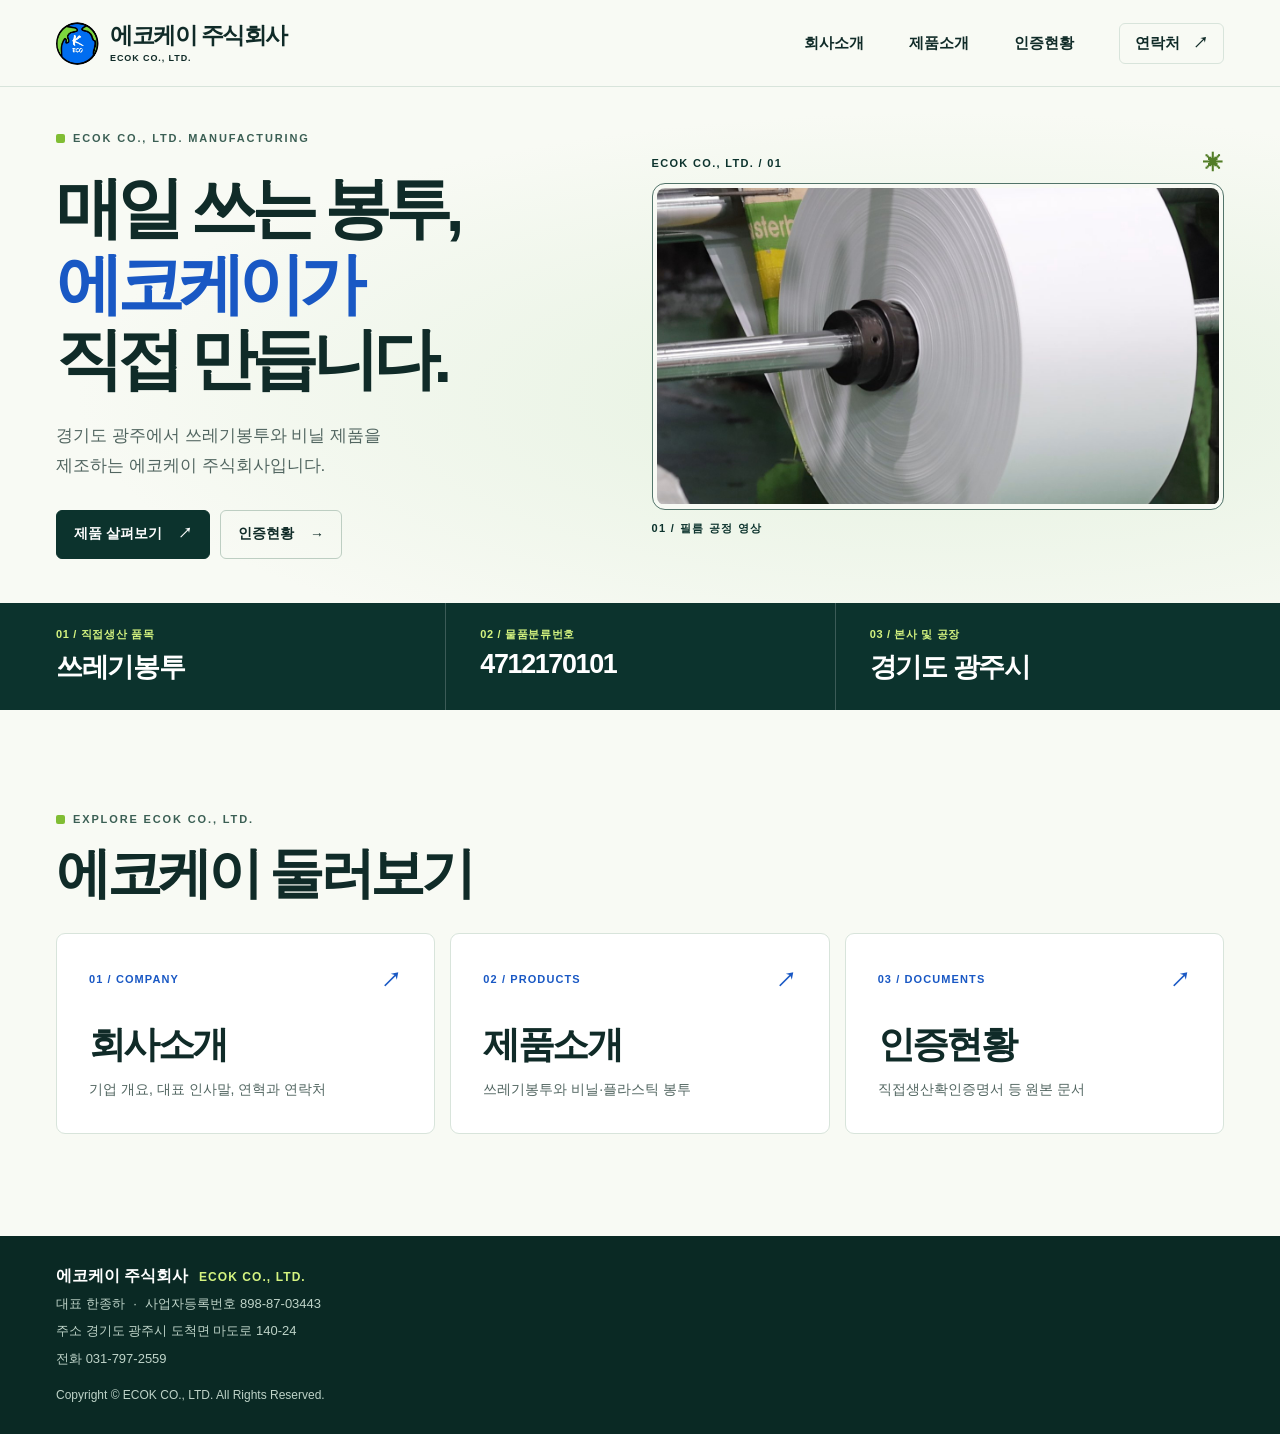
<file: index.html>
<!doctype html>
<html lang="ko">
<head>
  <meta charset="utf-8">
  <meta name="viewport" content="width=device-width, initial-scale=1">
  <meta name="description" content="경기도 광주시에서 쓰레기봉투와 비닐 제품을 제조하는 에코케이 주식회사입니다.">
  <title>에코케이 주식회사 ECOK CO., LTD. | 쓰레기봉투 직접생산</title>
  <link rel="icon" href="assets/ecokay-logo.jpg">
  <link rel="stylesheet" href="style.css">
  <script src="site.js" defer></script>
</head>
<body>
  <a class="skip" href="#main">본문으로 건너뛰기</a>
  <header class="header" id="top">
    <div class="wrap header-inner">
      <a class="brand" href="index.html" aria-label="에코케이 주식회사 홈"><img src="assets/ecokay-logo.jpg" width="43" height="43" alt=""><span><strong>에코케이 주식회사</strong><small>ECOK CO., LTD.</small></span></a>
      <button type="button" class="menu" aria-expanded="false" aria-controls="navigation">메뉴 <span aria-hidden="true">☰</span></button>
      <nav id="navigation" aria-label="주 메뉴">
        <a href="company.html">회사소개</a><a href="products.html">제품소개</a><a href="certificates.html">인증현황</a><a class="nav-contact" href="company.html#contact">연락처 <span aria-hidden="true">↗</span></a>
      </nav>
    </div>
  </header>
  <main id="main">
    <section class="hero" aria-labelledby="intro">
      <div class="wrap hero-grid">
        <div class="hero-copy">
          <p class="eyebrow"><i></i> ECOK CO., LTD. MANUFACTURING</p>
          <h1 id="intro">매일 쓰는 봉투,<br><em>에코케이가</em><br>직접 만듭니다.</h1>
          <p class="hero-text">경기도 광주에서 쓰레기봉투와 비닐 제품을<br class="desktop"> 제조하는 에코케이 주식회사입니다.</p>
          <div class="actions"><a class="button primary" href="products.html">제품 살펴보기 <span aria-hidden="true">↗</span></a><a class="button secondary" href="certificates.html">인증현황 <span aria-hidden="true">→</span></a></div>
        </div>
        <figure class="hero-visual">
          <div class="visual-top"><span>ECOK CO., LTD. / 01</span><span aria-hidden="true">✳</span></div>
          <div class="video-frame">
            <video class="hero-video" src="assets/production-loop.mp4" poster="assets/production-loop.jpg" muted loop playsinline preload="metadata" aria-label="필름 롤이 회전하는 영상"></video>
          </div>
          <figcaption>01 / 필름 공정 영상</figcaption>
        </figure>
      </div>
    </section>
    <div class="facts">
      <div class="wrap facts-grid">
        <div><span>01 / 직접생산 품목</span><strong>쓰레기봉투</strong></div>
        <div><span>02 / 물품분류번호</span><strong class="digits">4712170101</strong></div>
        <div><span>03 / 본사 및 공장</span><strong>경기도 광주시</strong></div>
      </div>
    </div>

    <section class="wrap section home-links" aria-labelledby="discover">
      <p class="eyebrow"><i></i> EXPLORE ECOK CO., LTD.</p>
      <h2 id="discover">에코케이 둘러보기</h2>
      <div class="entry-grid">
        <a class="entry-card" href="company.html"><span class="entry-meta">01 / COMPANY <b aria-hidden="true">↗</b></span><h3>회사소개</h3><p>기업 개요, 대표 인사말, 연혁과 연락처</p></a>
        <a class="entry-card" href="products.html"><span class="entry-meta">02 / PRODUCTS <b aria-hidden="true">↗</b></span><h3>제품소개</h3><p>쓰레기봉투와 비닐·플라스틱 봉투</p></a>
        <a class="entry-card" href="certificates.html"><span class="entry-meta">03 / DOCUMENTS <b aria-hidden="true">↗</b></span><h3>인증현황</h3><p>직접생산확인증명서 등 원본 문서</p></a>
      </div>
    </section>
  </main>
  <footer>
    <div class="wrap footer-inner">
      <strong>에코케이 주식회사 <span class="footer-brand">ECOK CO., LTD.</span></strong>
      <p>대표 한종하 <span>·</span> 사업자등록번호 898-87-03443</p>
      <p>주소 경기도 광주시 도척면 마도로 140-24</p>
      <p>전화 <a href="tel:0317972559">031-797-2559</a></p>
      <p class="footer-copyright">Copyright © ECOK CO., LTD. All Rights Reserved.</p>
    </div>
  </footer>
  <a class="back-to-top" href="#top">맨 위로 <span aria-hidden="true">↑</span></a>
</body>
</html>
</file>
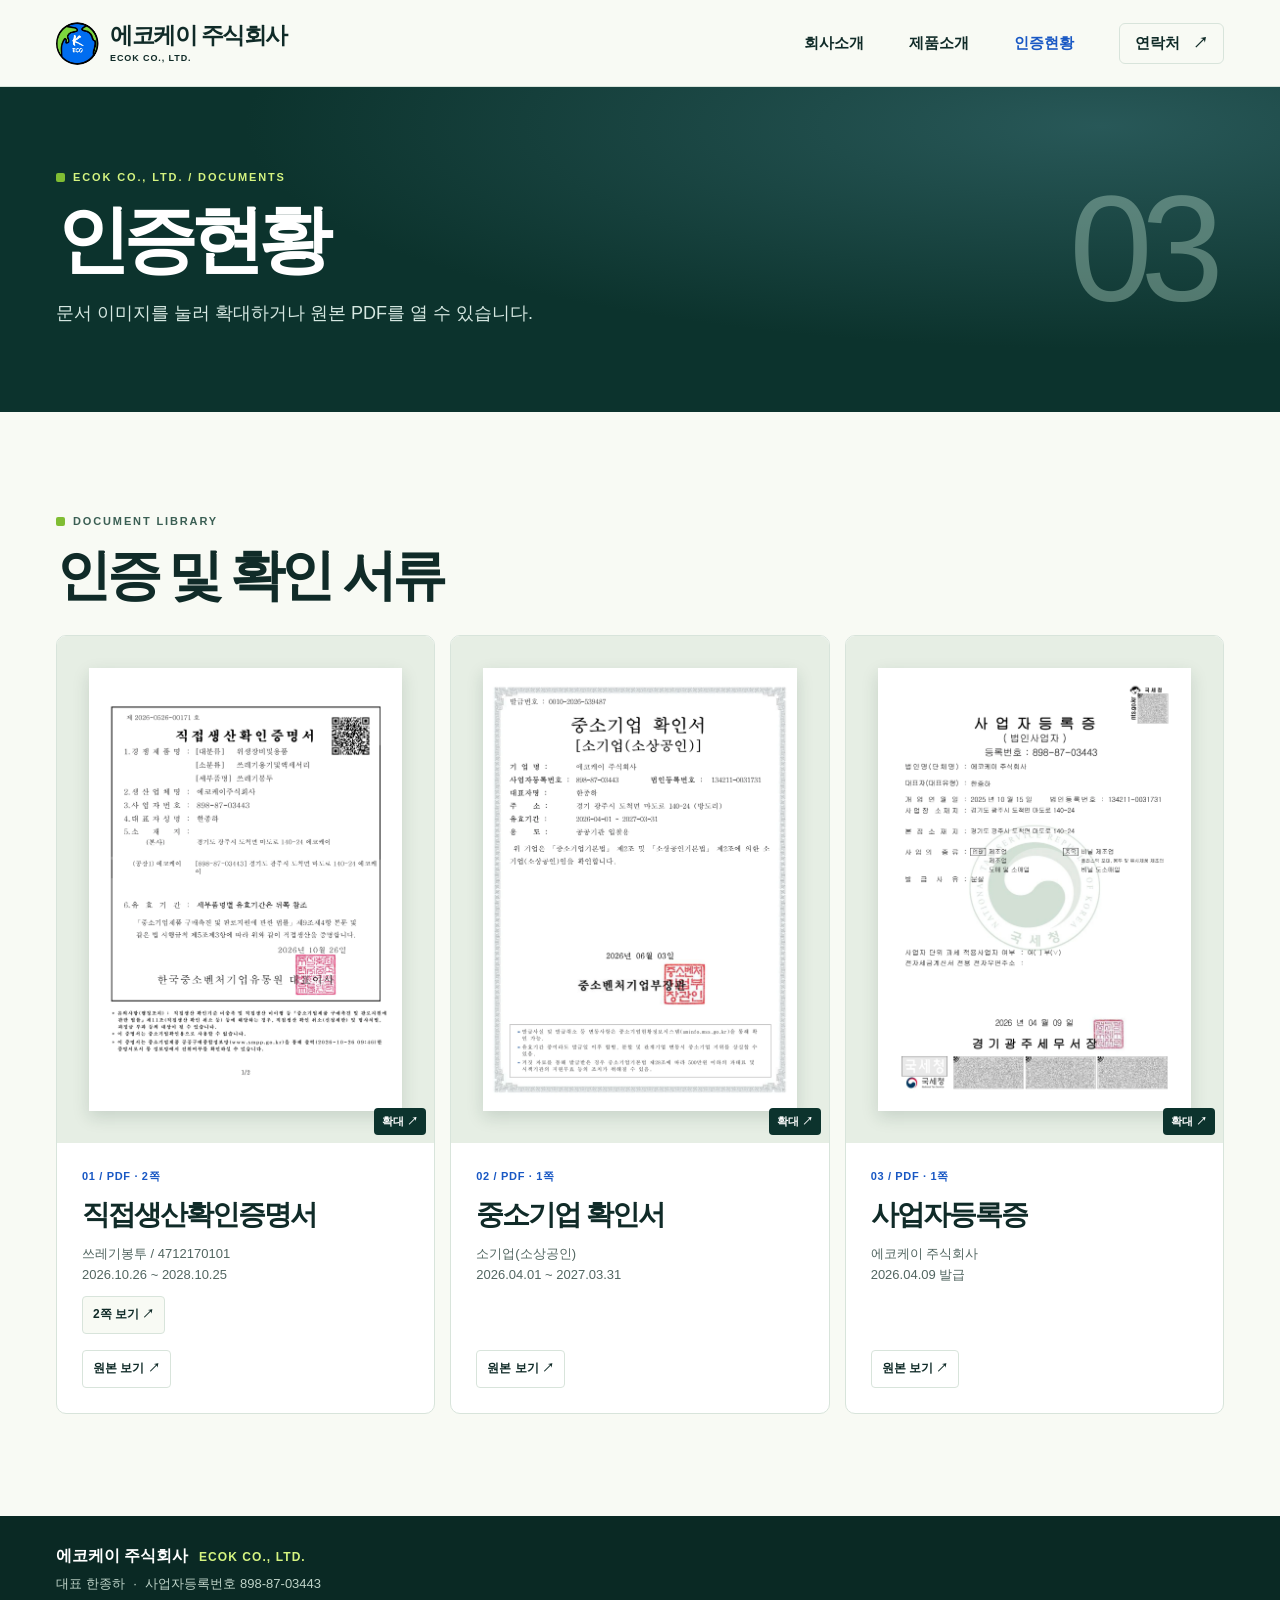
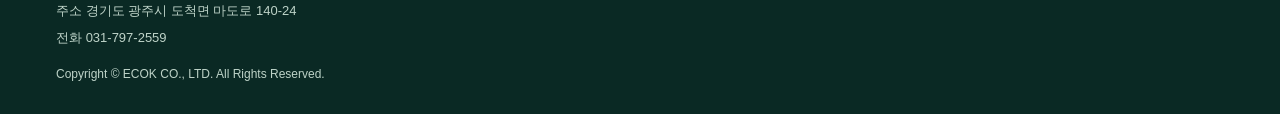
<file: certificates.html>
<!doctype html>
<html lang="ko">
<head>
  <meta charset="utf-8">
  <meta name="viewport" content="width=device-width, initial-scale=1">
  <meta name="description" content="직접생산확인증명서, 중소기업 확인서, 사업자등록증 원본을 확인하세요.">
  <title>인증현황 | 에코케이 ECOK CO., LTD.</title>
  <link rel="icon" href="assets/ecokay-logo.jpg">
  <link rel="stylesheet" href="style.css">
  <script src="site.js" defer></script>
</head>
<body>
  <a class="skip" href="#main">본문으로 건너뛰기</a>
  <header class="header" id="top">
    <div class="wrap header-inner">
      <a class="brand" href="index.html" aria-label="에코케이 주식회사 홈"><img src="assets/ecokay-logo.jpg" width="43" height="43" alt=""><span><strong>에코케이 주식회사</strong><small>ECOK CO., LTD.</small></span></a>
      <button type="button" class="menu" aria-expanded="false" aria-controls="navigation">메뉴 <span aria-hidden="true">☰</span></button>
      <nav id="navigation" aria-label="주 메뉴">
        <a href="company.html">회사소개</a><a href="products.html">제품소개</a><a href="certificates.html" aria-current="page">인증현황</a><a class="nav-contact" href="company.html#contact">연락처 <span aria-hidden="true">↗</span></a>
      </nav>
    </div>
  </header>
  <main id="main">

    <section class="subhero" aria-labelledby="page-title">
      <div class="wrap subhero-inner">
        <div>
          <p class="eyebrow"><i></i> ECOK CO., LTD. / DOCUMENTS</p>
          <h1 id="page-title">인증현황</h1>
          <p>문서 이미지를 눌러 확대하거나 원본 PDF를 열 수 있습니다.</p>
        </div>
        <span class="subhero-index" aria-hidden="true">03</span>
      </div>
    </section>
    <section class="wrap section certificate-section" aria-labelledby="document-list">
      <p class="eyebrow"><i></i> DOCUMENT LIBRARY</p>
      <h2 id="document-list">인증 및 확인 서류</h2>
      <div class="document-grid">
        <article class="document-card" id="direct-production">
          <a href="assets/documents/direct-production-1.webp" class="document-preview" aria-label="직접생산확인증명서 1쪽 확대"><img src="assets/documents/direct-production-1.webp" width="1280" height="1811" alt=""><span class="preview-badge" aria-hidden="true">확대 ↗</span></a>
          <div class="document-info">
            <p class="document-number">01 / PDF · 2쪽</p>
            <h3>직접생산확인증명서</h3>
            <p>쓰레기봉투 / 4712170101<br>2026.10.26 ~ 2028.10.25</p>
            <a href="assets/documents/direct-production-2.webp" class="document-preview document-preview-extra" aria-label="직접생산확인증명서 2쪽 확대">2쪽 보기 ↗</a>
            <div class="document-actions">
              <a href="assets/documents/direct-production.pdf" target="_blank" rel="noopener noreferrer">원본 보기 ↗<span class="sr-only"> (새 탭)</span></a>
            </div>
          </div>
        </article>
        <article class="document-card" id="small-business">
          <a href="assets/documents/small-business-1.webp" class="document-preview" aria-label="중소기업 확인서 1쪽 확대"><img src="assets/documents/small-business-1.webp" width="1280" height="1811" alt=""><span class="preview-badge" aria-hidden="true">확대 ↗</span></a>
          <div class="document-info">
            <p class="document-number">02 / PDF · 1쪽</p>
            <h3>중소기업 확인서</h3>
            <p>소기업(소상공인)<br>2026.04.01 ~ 2027.03.31</p>
            
            <div class="document-actions">
              <a href="assets/documents/small-business.pdf" target="_blank" rel="noopener noreferrer">원본 보기 ↗<span class="sr-only"> (새 탭)</span></a>
            </div>
          </div>
        </article>
        <article class="document-card" id="business-registration">
          <a href="assets/documents/business-registration-1.webp" class="document-preview" aria-label="사업자등록증 1쪽 확대"><img src="assets/documents/business-registration-1.webp" width="1280" height="1811" alt=""><span class="preview-badge" aria-hidden="true">확대 ↗</span></a>
          <div class="document-info">
            <p class="document-number">03 / PDF · 1쪽</p>
            <h3>사업자등록증</h3>
            <p>에코케이 주식회사<br>2026.04.09 발급</p>
            
            <div class="document-actions">
              <a href="assets/documents/business-registration.pdf" target="_blank" rel="noopener noreferrer">원본 보기 ↗<span class="sr-only"> (새 탭)</span></a>
            </div>
          </div>
        </article>
      </div>
    </section>
    <dialog class="document-dialog" aria-labelledby="document-title">
      <div class="dialog-bar"><h2 id="document-title"></h2><form method="dialog"><button type="submit" aria-label="문서 미리보기 닫기" autofocus>닫기 ×</button></form></div>
      <div class="dialog-scroll"><img alt=""></div>
    </dialog>
  </main>
  <footer>
    <div class="wrap footer-inner">
      <strong>에코케이 주식회사 <span class="footer-brand">ECOK CO., LTD.</span></strong>
      <p>대표 한종하 <span>·</span> 사업자등록번호 898-87-03443</p>
      <p>주소 경기도 광주시 도척면 마도로 140-24</p>
      <p>전화 <a href="tel:0317972559">031-797-2559</a></p>
      <p class="footer-copyright">Copyright © ECOK CO., LTD. All Rights Reserved.</p>
    </div>
  </footer>
  <a class="back-to-top" href="#top">맨 위로 <span aria-hidden="true">↑</span></a>
</body>
</html>
</file>
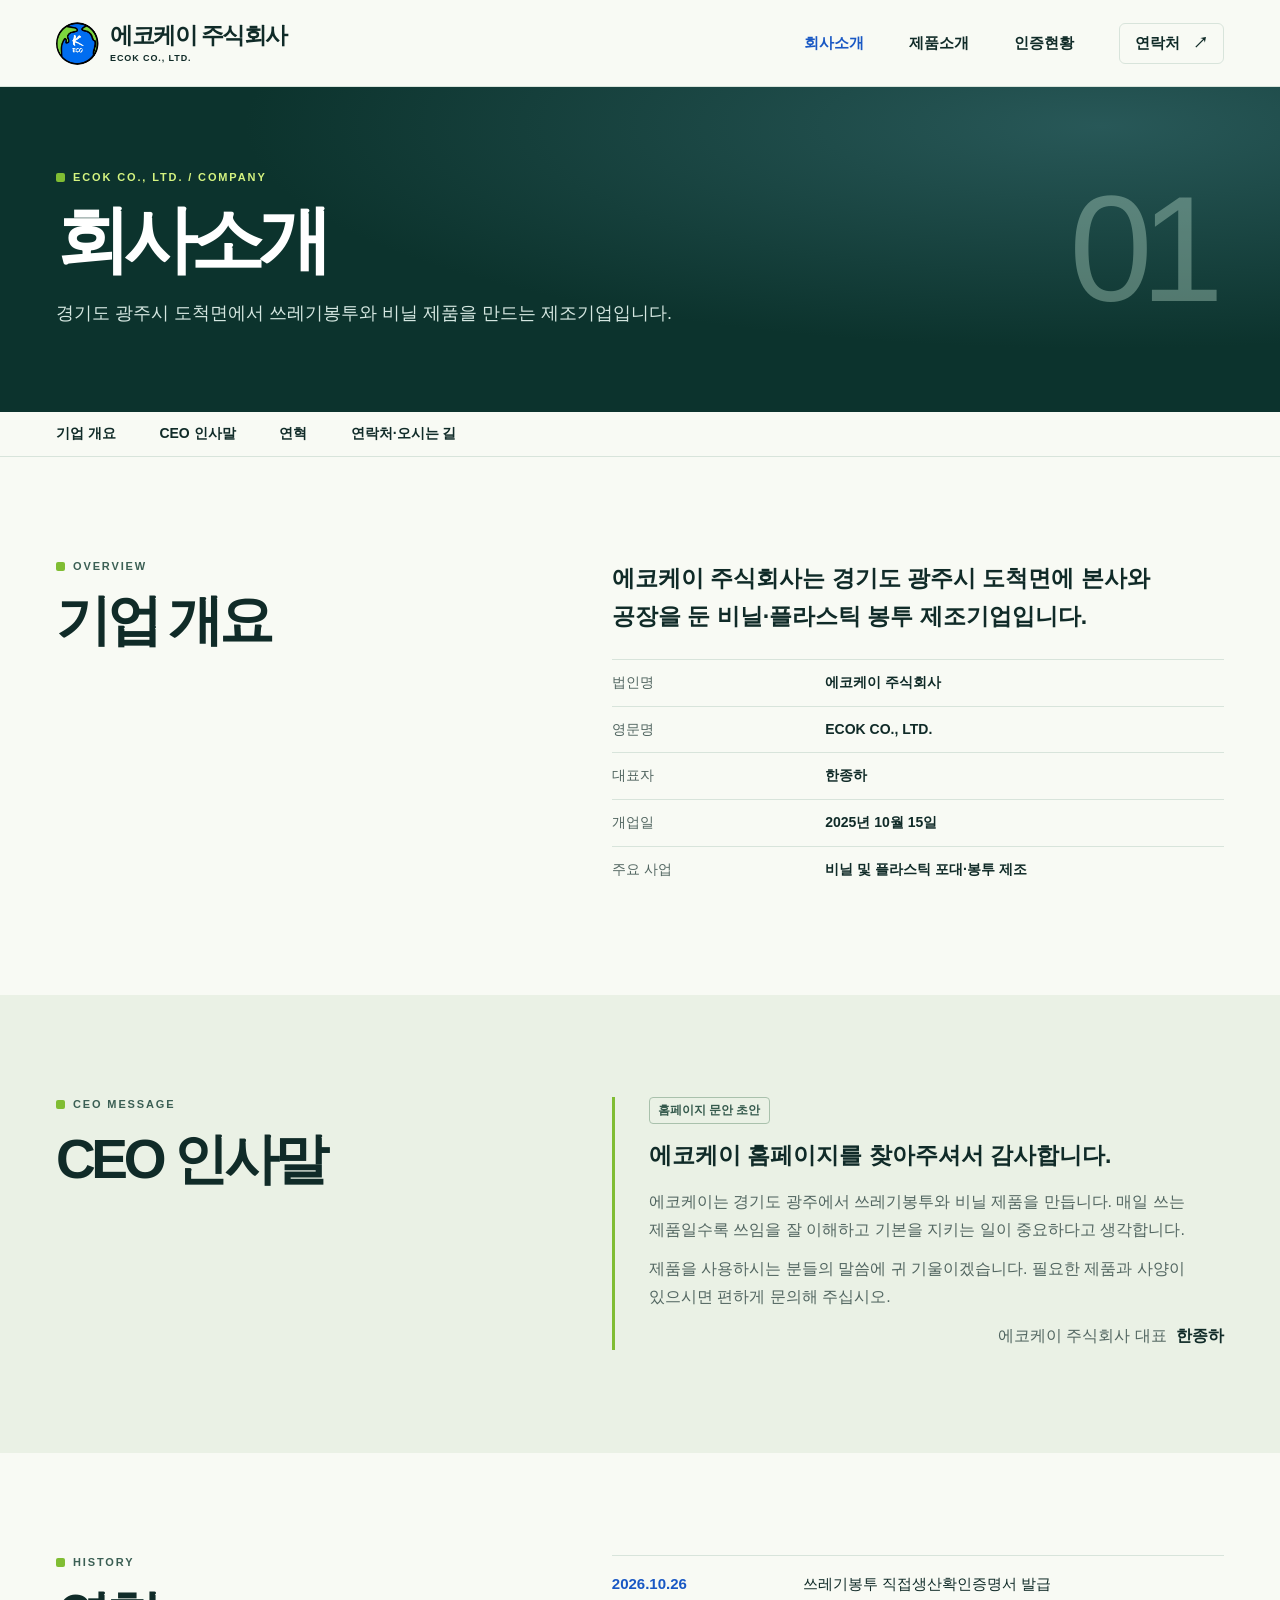
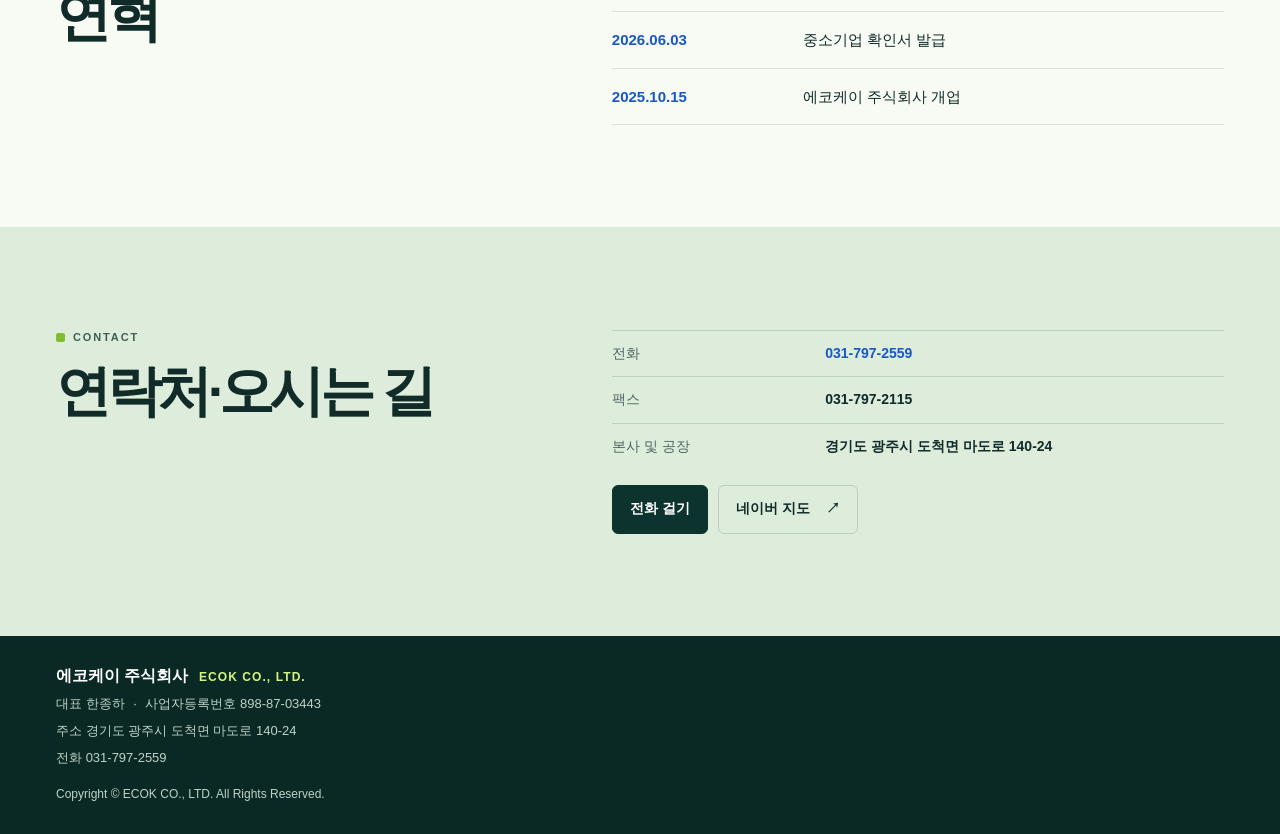
<file: company.html>
<!doctype html>
<html lang="ko">
<head>
  <meta charset="utf-8">
  <meta name="viewport" content="width=device-width, initial-scale=1">
  <meta name="description" content="에코케이의 기업 개요, CEO 인사말, 연혁과 연락처를 확인하세요.">
  <title>회사소개 | 에코케이 ECOK CO., LTD.</title>
  <link rel="icon" href="assets/ecokay-logo.jpg">
  <link rel="stylesheet" href="style.css">
  <script src="site.js" defer></script>
</head>
<body>
  <a class="skip" href="#main">본문으로 건너뛰기</a>
  <header class="header" id="top">
    <div class="wrap header-inner">
      <a class="brand" href="index.html" aria-label="에코케이 주식회사 홈"><img src="assets/ecokay-logo.jpg" width="43" height="43" alt=""><span><strong>에코케이 주식회사</strong><small>ECOK CO., LTD.</small></span></a>
      <button type="button" class="menu" aria-expanded="false" aria-controls="navigation">메뉴 <span aria-hidden="true">☰</span></button>
      <nav id="navigation" aria-label="주 메뉴">
        <a href="company.html" aria-current="page">회사소개</a><a href="products.html">제품소개</a><a href="certificates.html">인증현황</a><a class="nav-contact" href="company.html#contact">연락처 <span aria-hidden="true">↗</span></a>
      </nav>
    </div>
  </header>
  <main id="main">

    <section class="subhero" aria-labelledby="page-title">
      <div class="wrap subhero-inner">
        <div>
          <p class="eyebrow"><i></i> ECOK CO., LTD. / COMPANY</p>
          <h1 id="page-title">회사소개</h1>
          <p>경기도 광주시 도척면에서 쓰레기봉투와 비닐 제품을 만드는 제조기업입니다.</p>
        </div>
        <span class="subhero-index" aria-hidden="true">01</span>
      </div>
    </section>
    <nav class="subnav" aria-label="회사소개 메뉴">
      <div class="wrap subnav-inner"><a href="#overview">기업 개요</a><a href="#greeting">CEO 인사말</a><a href="#history">연혁</a><a href="#contact">연락처·오시는 길</a></div>
    </nav>
    <section class="wrap section company" id="overview">
      <div><p class="eyebrow"><i></i> OVERVIEW</p><h2>기업 개요</h2></div>
      <div><p class="lead">에코케이 주식회사는 경기도 광주시 도척면에 본사와 공장을 둔 비닐·플라스틱 봉투 제조기업입니다.</p>
        <dl class="rows"><div><dt>법인명</dt><dd>에코케이 주식회사</dd></div><div><dt>영문명</dt><dd>ECOK CO., LTD.</dd></div><div><dt>대표자</dt><dd>한종하</dd></div><div><dt>개업일</dt><dd>2025년 10월 15일</dd></div><div><dt>주요 사업</dt><dd>비닐 및 플라스틱 포대·봉투 제조</dd></div></dl>
      </div>
    </section>
    <section class="greeting-section" id="greeting">
      <div class="wrap section company">
        <div><p class="eyebrow"><i></i> CEO MESSAGE</p><h2>CEO 인사말</h2></div>
        <div class="greeting-copy">
          <p class="draft-label">홈페이지 문안 초안</p>
          <p class="lead">에코케이 홈페이지를 찾아주셔서 감사합니다.</p>
          <p>에코케이는 경기도 광주에서 쓰레기봉투와 비닐 제품을 만듭니다. 매일 쓰는 제품일수록 쓰임을 잘 이해하고 기본을 지키는 일이 중요하다고 생각합니다.</p>
          <p>제품을 사용하시는 분들의 말씀에 귀 기울이겠습니다. 필요한 제품과 사양이 있으시면 편하게 문의해 주십시오.</p>
          <p class="signature">에코케이 주식회사 대표 <strong>한종하</strong></p>
        </div>
      </div>
    </section>
    <section class="wrap section company" id="history">
      <div><p class="eyebrow"><i></i> HISTORY</p><h2>연혁</h2></div>
      <ol class="timeline">
        <li><time datetime="2026-10-26">2026.10.26</time><span>쓰레기봉투 직접생산확인증명서 발급</span></li>
        <li><time datetime="2026-06-03">2026.06.03</time><span>중소기업 확인서 발급</span></li>
        <li><time datetime="2025-10-15">2025.10.15</time><span>에코케이 주식회사 개업</span></li>
      </ol>
    </section>
    <section class="location" id="contact">
      <div class="wrap section company">
        <div><p class="eyebrow"><i></i> CONTACT</p><h2>연락처·오시는 길</h2></div>
        <div class="contact-card">
          <dl class="rows">
            <div><dt>전화</dt><dd><a href="tel:0317972559">031-797-2559</a></dd></div>
            <div><dt>팩스</dt><dd>031-797-2115</dd></div>
            <div><dt>본사 및 공장</dt><dd><address>경기도 광주시 도척면 마도로 140-24</address></dd></div>
          </dl>
          <div class="actions"><a class="button primary" href="tel:0317972559">전화 걸기</a><a class="button secondary" href="https://map.naver.com/p/search/경기도%20광주시%20도척면%20마도로%20140-24" target="_blank" rel="noopener noreferrer">네이버 지도 <span aria-hidden="true">↗</span><span class="sr-only"> (새 탭)</span></a></div>
        </div>
      </div>
    </section>
  </main>
  <footer>
    <div class="wrap footer-inner">
      <strong>에코케이 주식회사 <span class="footer-brand">ECOK CO., LTD.</span></strong>
      <p>대표 한종하 <span>·</span> 사업자등록번호 898-87-03443</p>
      <p>주소 경기도 광주시 도척면 마도로 140-24</p>
      <p>전화 <a href="tel:0317972559">031-797-2559</a></p>
      <p class="footer-copyright">Copyright © ECOK CO., LTD. All Rights Reserved.</p>
    </div>
  </footer>
  <a class="back-to-top" href="#top">맨 위로 <span aria-hidden="true">↑</span></a>
</body>
</html>
</file>
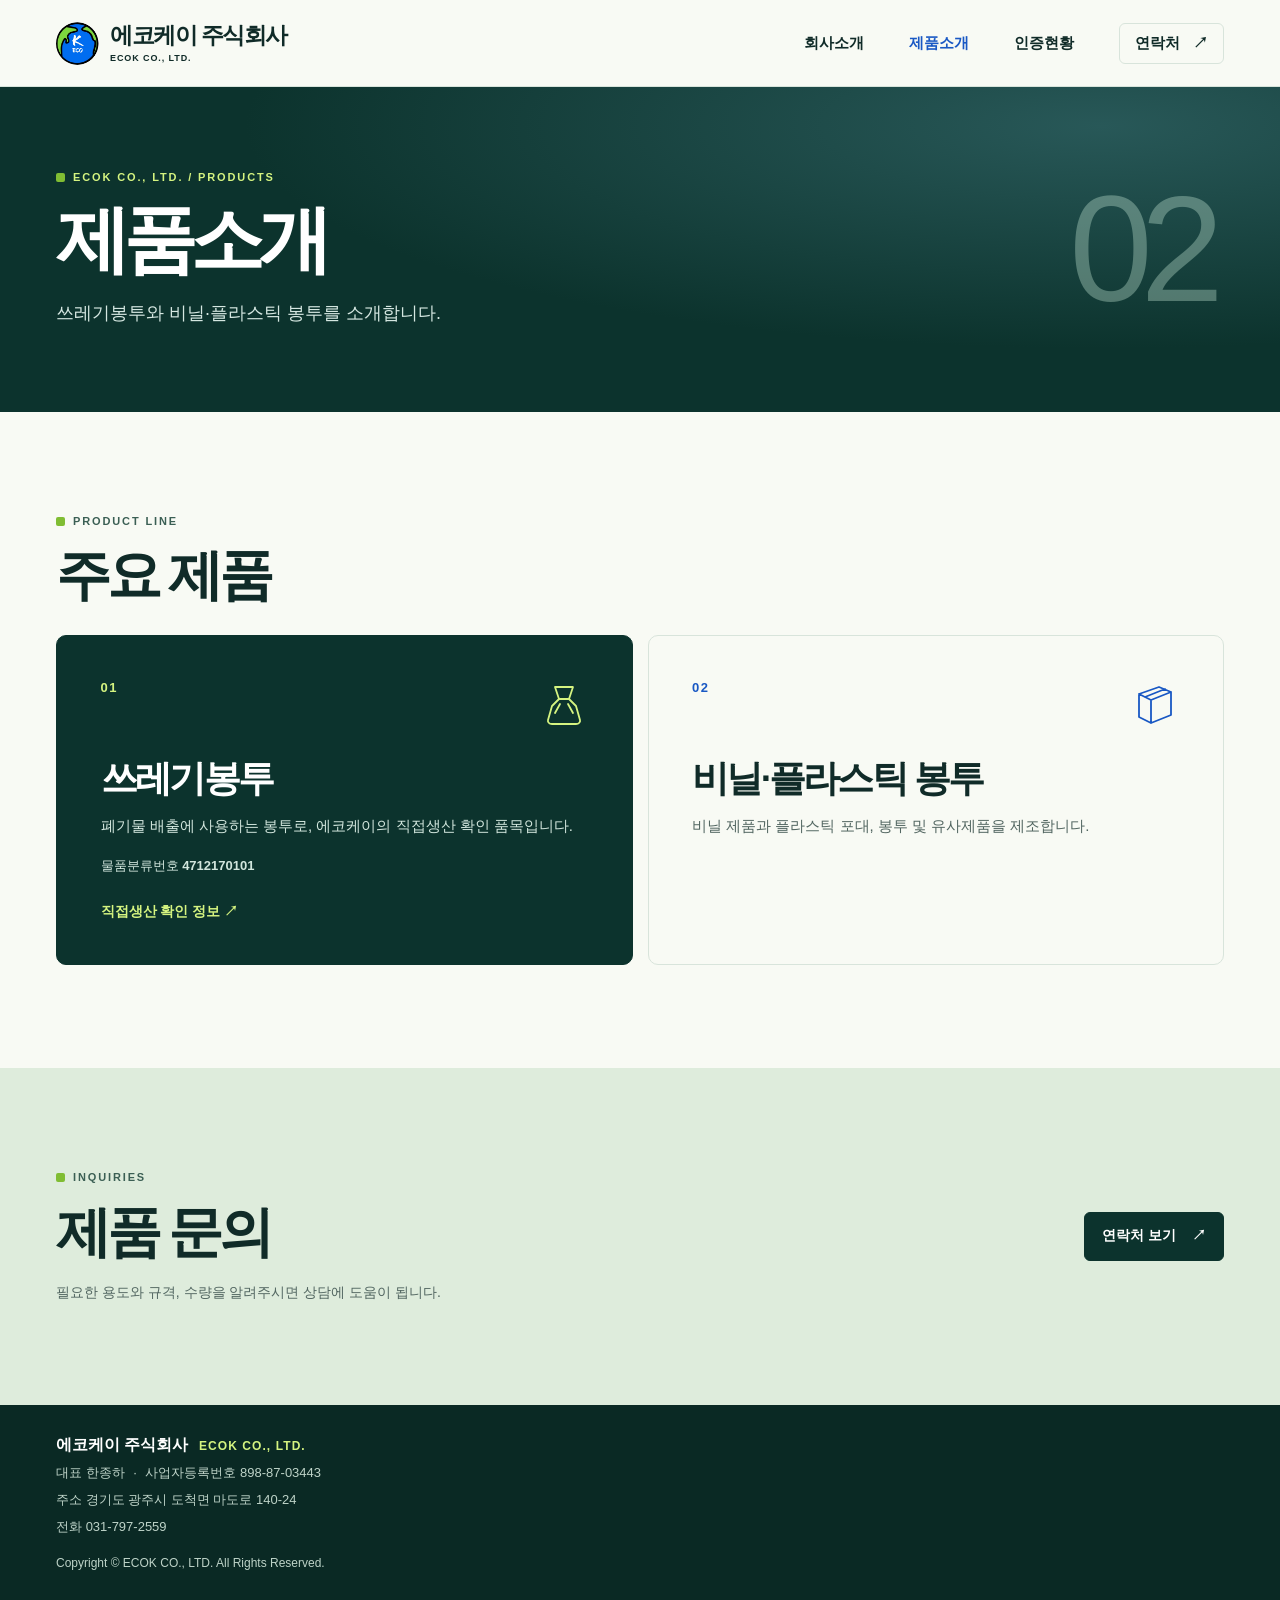
<file: products.html>
<!doctype html>
<html lang="ko">
<head>
  <meta charset="utf-8">
  <meta name="viewport" content="width=device-width, initial-scale=1">
  <meta name="description" content="에코케이가 제조하는 쓰레기봉투와 비닐·플라스틱 봉투를 소개합니다.">
  <title>제품소개 | 에코케이 ECOK CO., LTD.</title>
  <link rel="icon" href="assets/ecokay-logo.jpg">
  <link rel="stylesheet" href="style.css">
  <script src="site.js" defer></script>
</head>
<body>
  <a class="skip" href="#main">본문으로 건너뛰기</a>
  <header class="header" id="top">
    <div class="wrap header-inner">
      <a class="brand" href="index.html" aria-label="에코케이 주식회사 홈"><img src="assets/ecokay-logo.jpg" width="43" height="43" alt=""><span><strong>에코케이 주식회사</strong><small>ECOK CO., LTD.</small></span></a>
      <button type="button" class="menu" aria-expanded="false" aria-controls="navigation">메뉴 <span aria-hidden="true">☰</span></button>
      <nav id="navigation" aria-label="주 메뉴">
        <a href="company.html">회사소개</a><a href="products.html" aria-current="page">제품소개</a><a href="certificates.html">인증현황</a><a class="nav-contact" href="company.html#contact">연락처 <span aria-hidden="true">↗</span></a>
      </nav>
    </div>
  </header>
  <main id="main">

    <section class="subhero" aria-labelledby="page-title">
      <div class="wrap subhero-inner">
        <div>
          <p class="eyebrow"><i></i> ECOK CO., LTD. / PRODUCTS</p>
          <h1 id="page-title">제품소개</h1>
          <p>쓰레기봉투와 비닐·플라스틱 봉투를 소개합니다.</p>
        </div>
        <span class="subhero-index" aria-hidden="true">02</span>
      </div>
    </section>
    <section class="wrap section" aria-labelledby="product-line">
      <p class="eyebrow"><i></i> PRODUCT LINE</p>
      <h2 id="product-line">주요 제품</h2>
        <div class="product-grid">
          <article class="product featured">
            <div class="product-mark"><span>01</span><svg viewBox="0 0 48 48" aria-hidden="true"><path d="m15 7 4 12-7 7-4 14c-.5 2 1 4 4 4h24c3 0 4.5-2 4-4l-4-14-7-7 4-12H15Zm4 12h10m-9 5-5 9m13-9 5 9" fill="none" stroke="currentColor" stroke-width="1.8" stroke-linejoin="round" stroke-linecap="round"/></svg></div>
            <h3>쓰레기봉투</h3><p>폐기물 배출에 사용하는 봉투로, 에코케이의 직접생산 확인 품목입니다.</p><p class="product-code">물품분류번호 <strong>4712170101</strong></p><a href="certificates.html#direct-production">직접생산 확인 정보 <span aria-hidden="true">↗</span></a>
          </article>
          <article class="product">
            <div class="product-mark"><span>02</span><svg viewBox="0 0 48 48" aria-hidden="true"><path d="M8 14 28 7l12 5-20 8-12-6Zm0 0v23l12 6 20-8V12M20 20v23M14 17l20-8" fill="none" stroke="currentColor" stroke-width="1.8" stroke-linejoin="round" stroke-linecap="round"/></svg></div>
            <h3>비닐·플라스틱 봉투</h3><p>비닐 제품과 플라스틱 포대, 봉투 및 유사제품을 제조합니다.</p>
          </article>
        </div>
    </section>
    <section class="location" aria-labelledby="inquiries">
      <div class="wrap section location-inner">
        <div><p class="eyebrow"><i></i> INQUIRIES</p><h2 id="inquiries">제품 문의</h2><p>필요한 용도와 규격, 수량을 알려주시면 상담에 도움이 됩니다.</p></div>
        <a class="button primary" href="company.html#contact">연락처 보기 <span aria-hidden="true">↗</span></a>
      </div>
    </section>
  </main>
  <footer>
    <div class="wrap footer-inner">
      <strong>에코케이 주식회사 <span class="footer-brand">ECOK CO., LTD.</span></strong>
      <p>대표 한종하 <span>·</span> 사업자등록번호 898-87-03443</p>
      <p>주소 경기도 광주시 도척면 마도로 140-24</p>
      <p>전화 <a href="tel:0317972559">031-797-2559</a></p>
      <p class="footer-copyright">Copyright © ECOK CO., LTD. All Rights Reserved.</p>
    </div>
  </footer>
  <a class="back-to-top" href="#top">맨 위로 <span aria-hidden="true">↑</span></a>
</body>
</html>
</file>
<file: style.css>
:root {
  color-scheme: light;
  --ink: #102b28;
  --muted: #526661;
  --line: #d8e4db;
  --paper: #f8faf4;
  --green: #d5f480;
  --blue: #1958c4;
  --deep: #0c332d;
  font-family: "Pretendard", "Noto Sans KR", "Malgun Gothic", sans-serif;
}
*, *::before, *::after { box-sizing: border-box; }
html { scroll-behavior: smooth; }
body { margin: 0; background: var(--paper); color: var(--ink); word-break: keep-all; }
a { color: inherit; text-decoration: none; }
button { font: inherit; }
img { max-width: 100%; }
h1, h2, h3, p, figure, dl, dd { margin: 0; }
:focus-visible { outline: 3px solid #2371f1; outline-offset: 5px; }
.wrap { width: min(1220px, 100% - 112px); margin-inline: auto; }
.skip, .sr-only { position: absolute; width: 1px; height: 1px; clip-path: inset(50%); overflow: hidden; white-space: nowrap; }
.skip:focus { z-index: 10; width: auto; height: auto; clip-path: none; padding: 12px; background: white; }
.header { background: var(--paper); border-bottom: 1px solid var(--line); }
.header-inner { min-height: 86px; display: flex; align-items: center; justify-content: space-between; gap: 28px; }
.brand { display: inline-flex; align-items: center; gap: 11px; line-height: 1.12; flex-shrink: 0; }
.brand img { border-radius: 50%; object-fit: cover; }
.brand strong { display: block; font-size: 23px; letter-spacing: -.065em; }
.brand small { display: block; margin-top: 4px; font: 700 9px Arial, sans-serif; letter-spacing: .1em; }
#navigation { display: flex; align-items: center; gap: clamp(24px, 3.5vw, 53px); font-size: 15px; font-weight: 700; }
#navigation a:hover, #navigation [aria-current="page"] { color: var(--blue); }
.nav-contact { border: 1px solid var(--line); padding: 10px 15px; border-radius: 6px; }
.nav-contact span { margin-left: 9px; }
.menu { display: none; }
.hero { background: radial-gradient(ellipse at 74% 60%, #e4f1df 0%, transparent 65%), var(--paper); }
.hero-grid { display: grid; grid-template-columns: 1fr 1.09fr; align-items: center; gap: clamp(30px, 5.5vw, 84px); padding-block: 44px; }
.eyebrow { display: flex; align-items: center; gap: 8px; font: 700 11px/1.4 Arial, sans-serif; letter-spacing: .17em; color: #3b5f54; }
.eyebrow i { display: inline-block; width: 9px; height: 9px; background: #80bd33; border-radius: 2px; }
h1 { margin-top: 24px; font-size: clamp(45px, 5.25vw, 79px); font-weight: 800; line-height: 1.12; letter-spacing: -.092em; }
h1 em { color: var(--blue); font-style: normal; }
.hero-text { color: var(--muted); font-size: clamp(15px, 1.35vw, 19px); line-height: 1.75; margin-top: 24px; }
.actions { display: flex; flex-wrap: wrap; gap: 10px; margin-top: 29px; }
.button { display: inline-flex; align-items: center; justify-content: center; gap: 16px; padding: 13px 17px; min-height: 49px; font-size: 14px; font-weight: 700; border-radius: 6px; transition: background .16s, color .16s; }
.primary { background: var(--deep); color: white; border: 1px solid var(--deep); }
.primary:hover { background: #205548; }
.secondary { border: 1px solid #bdcec2; }
.secondary:hover { background: #e0ecdf; }
.hero-visual { color: var(--deep); }
.visual-top, .hero-visual figcaption { font: 700 11px/1.4 Arial, "Malgun Gothic", sans-serif; letter-spacing: .12em; }
.visual-top { display: flex; justify-content: space-between; align-items: center; margin-bottom: 10px; }
.visual-top span:last-child { color: #527d27; font-size: 20px; line-height: 1; }
.video-frame { padding: 4px; border: 1px solid #52746a; border-radius: 13px; background: var(--paper); }
.hero-video { display: block; width: 100%; aspect-ratio: 16 / 9; object-fit: contain; border-radius: 8px; }
.hero-visual figcaption { margin-top: 11px; }
.facts { background: var(--deep); color: white; }
.facts-grid { display: grid; grid-template-columns: repeat(3, minmax(0, 1fr)); }
.facts-grid div { padding: 24px 0 25px; }
.facts-grid div + div { border-left: 1px solid #fff3; padding-left: 34px; }
.facts span { display: block; color: var(--green); font-size: 11px; letter-spacing: .06em; font-weight: 700; }
.facts strong { display: block; font-size: clamp(17px, 2.1vw, 27px); margin-top: 7px; letter-spacing: -.05em; }
.digits { font-variant-numeric: tabular-nums; }
.section { padding-block: clamp(60px, 8vw, 116px); }
.company { display: grid; grid-template-columns: 1fr 1.35fr; gap: clamp(36px, 8vw, 114px); }
h2 { font-size: clamp(34px, 4.3vw, 60px); line-height: 1.14; letter-spacing: -.08em; margin-top: 15px; }
.lead { font-size: clamp(17px, 1.8vw, 24px); line-height: 1.65; font-weight: 700; margin-bottom: 24px; }
.rows div { display: grid; grid-template-columns: minmax(85px, 1fr) 2fr; gap: 14px; padding: 12px 0; border-top: 1px solid var(--line); font-size: 14px; line-height: 1.55; }
.rows dt { color: var(--muted); }
.rows dd { font-weight: 700; }
.product-section { background: #eaf1e5; }
.product-grid { display: grid; grid-template-columns: 1fr 1fr; gap: 15px; margin-top: 28px; }
.product { background: #f8faf4; padding: clamp(23px, 3.4vw, 44px); border: 1px solid var(--line); border-radius: 10px; }
.product.featured { background: var(--deep); color: white; border-color: var(--deep); }
.product-mark { display: flex; align-items: flex-start; justify-content: space-between; color: var(--blue); font: 700 13px/1.3 Arial, sans-serif; letter-spacing: .12em; }
.featured .product-mark, .featured a { color: var(--green); }
.product-mark svg { width: 48px; height: 48px; }
h3 { font-size: clamp(23px, 3vw, 37px); letter-spacing: -.07em; margin-top: 26px; }
.product p, .section-note { font-size: 15px; line-height: 1.65; color: var(--muted); margin-top: 10px; }
.featured p { color: #d2e6dd; }
.product a { display: inline-block; font-size: 14px; font-weight: 700; margin-top: 26px; }
.product a:hover { text-decoration: underline; }
.location { background: #deecdc; }
.location-inner { display: flex; justify-content: space-between; align-items: center; gap: 24px; }
.location p:not(.eyebrow) { color: var(--muted); margin-top: 21px; font-size: 14px; }
address { font-style: normal; font-size: clamp(17px, 2vw, 24px); font-weight: 700; margin-top: 5px; }
footer { background: #0a2924; color: white; }
.footer-inner { padding-block: 30px; }
footer p { font-size: 13px; line-height: 1.55; color: #bed3c8; margin-top: 7px; }
footer p span { padding-inline: 5px; }
.footer-inner a:hover { text-decoration: underline; }
.footer-inner .footer-copyright { max-width: calc(100% - 98px); margin-top: 17px; font-size: 12px; }
.footer-brand { margin-left: 6px; color: var(--green); font-size: 12px; letter-spacing: .09em; }
.back-to-top { position: fixed; z-index: 3; right: max(16px, calc(env(safe-area-inset-right) + 12px)); bottom: max(16px, calc(env(safe-area-inset-bottom) + 12px)); display: inline-flex; align-items: center; gap: 8px; min-height: 44px; padding: 8px 13px; border: 1px solid #ffffff85; border-radius: 24px; background: var(--deep); color: white; box-shadow: 0 4px 12px #0c332d40; font-size: 13px; font-weight: 700; }
.back-to-top:hover { background: #205548; }
.back-to-top[hidden] { display: none; }
.entry-grid, .document-grid { display: grid; grid-template-columns: repeat(3, minmax(0, 1fr)); gap: 15px; margin-top: 28px; }
.entry-card { display: block; padding: clamp(18px, 3vw, 32px); border: 1px solid var(--line); border-radius: 9px; background: white; transition: border-color .16s; }
.entry-card:hover { border-color: var(--blue); }
.entry-meta { display: flex; align-items: center; justify-content: space-between; color: var(--blue); font: 700 11px/1.4 Arial, sans-serif; letter-spacing: .1em; }
.entry-meta b { font-size: 20px; }
.entry-card p { margin-top: 9px; color: var(--muted); font-size: 14px; line-height: 1.55; }
.subhero { background: radial-gradient(ellipse at 86% 12%, #285858, transparent 55%), var(--deep); color: white; }
.subhero-inner { display: flex; justify-content: space-between; align-items: center; gap: 24px; padding-block: clamp(44px, 6.5vw, 86px); }
.subhero .eyebrow { color: var(--green); }
.subhero h1 { font-size: clamp(42px, 5.8vw, 78px); margin-top: 12px; }
.subhero p:not(.eyebrow) { color: #d5e7e1; font-size: clamp(15px, 1.5vw, 18px); line-height: 1.65; margin-top: 18px; }
.subhero-index { color: #bfe1cf60; font: 400 clamp(55px, 12vw, 150px)/.85 Arial, sans-serif; letter-spacing: -.08em; margin-right: .08em; }
.subnav { border-bottom: 1px solid var(--line); }
.subnav-inner { display: flex; flex-wrap: wrap; gap: 0 clamp(16px, 3.4vw, 48px); }
.subnav a { display: inline-block; font-size: 14px; font-weight: 700; padding: 13px 0; }
.subnav a:hover { color: var(--blue); }
.greeting-section { background: #eaf1e5; }
.greeting-copy { border-left: 3px solid #80bd33; padding-left: clamp(16px, 3vw, 34px); }
.greeting-copy .lead { margin-bottom: 14px; }
.greeting-copy p:not(.lead, .draft-label) { line-height: 1.75; margin-top: 11px; color: var(--muted); }
.greeting-copy .draft-label { display: inline-block; margin-bottom: 12px; padding: 4px 8px; border: 1px solid #a9c1ac; border-radius: 4px; color: #355a4d; font-size: 12px; font-weight: 700; }
.greeting-copy .signature { text-align: right; }
.signature strong { color: var(--ink); margin-left: 5px; }
.timeline { list-style: none; margin: 0; padding: 0; border-bottom: 1px solid var(--line); }
.timeline li { display: grid; grid-template-columns: minmax(96px, 1fr) 2.35fr; gap: 12px; border-top: 1px solid var(--line); padding: 16px 0; font-size: 15px; line-height: 1.55; }
.timeline time { color: var(--blue); font-weight: 800; }
.contact-card .rows a { color: var(--blue); }
.contact-card .rows address { font: inherit; margin: 0; }
.contact-card .rows div { border-color: #bfd2bd; }
.contact-card .actions { margin-top: 15px; }
.product .product-code { margin-top: 17px; font-size: 13px; }
.document-card { min-width: 0; display: flex; flex-direction: column; overflow: hidden; border: 1px solid var(--line); border-radius: 10px; background: white; scroll-margin-top: 18px; }
.document-preview { position: relative; display: block; background: #e6eee4; padding: clamp(12px, 2.5vw, 34px); }
.document-preview img { display: block; width: 100%; height: auto; box-shadow: 0 6px 16px #17382a26; transition: box-shadow .16s; }
.document-preview:hover img { box-shadow: 0 8px 20px #17382a4d; }
.preview-badge { position: absolute; bottom: 8px; right: 8px; border-radius: 4px; background: var(--deep); color: white; font-size: 11px; font-weight: 700; padding: 6px 8px; }
.document-info { display: flex; flex: 1; flex-direction: column; align-items: flex-start; gap: 10px; padding: clamp(14px, 2vw, 25px); }
.document-info h3 { font-size: clamp(18px, 2.2vw, 28px); margin: 0; }
.document-info p { color: var(--muted); font-size: 13px; line-height: 1.6; }
.document-info .document-number { color: var(--blue); font-weight: 800; font-size: 11px; letter-spacing: .06em; }
.document-actions { display: flex; flex-wrap: wrap; gap: 6px; margin-top: auto; padding-top: 6px; }
.document-actions a, .document-preview-extra { display: inline-flex; align-items: center; min-height: 38px; padding: 7px 10px; border-radius: 4px; border: 1px solid var(--line); font-size: 12px; font-weight: 700; }
.document-actions a:hover, .document-preview-extra:hover { color: var(--blue); border-color: var(--blue); }
.document-preview-extra { background: var(--paper); }
.document-dialog { padding: 0; width: min(740px, 94vw); max-width: 94vw; max-height: 94dvh; border: 1px solid var(--line); border-radius: 10px; background: white; color: var(--ink); }
.document-dialog::backdrop { background: #061e25d9; }
.dialog-bar { display: flex; justify-content: space-between; align-items: center; gap: 12px; border-bottom: 1px solid var(--line); padding: 12px 16px; }
.dialog-bar h2 { font-size: clamp(15px, 2.4vw, 20px); line-height: 1.35; letter-spacing: -.04em; margin: 0; }
.dialog-bar button { border: 1px solid var(--line); background: var(--paper); color: var(--ink); border-radius: 5px; padding: 7px 10px; white-space: nowrap; cursor: pointer; }
.dialog-scroll { max-height: calc(94dvh - 63px); overflow: auto; background: #e6eee4; padding: 10px; }
.dialog-scroll img { width: 100%; height: auto; display: block; }
@media (max-width: 900px) {
  .wrap { width: calc(100% - 60px); }
  .desktop { display: none; }
}
@media (max-width: 700px) {
  .wrap { width: calc(100% - 36px); }
  .header { position: relative; z-index: 2; }
  .header-inner { min-height: 68px; }
  .brand img { width: 36px; height: 36px; }
  .brand strong { font-size: 20px; }
  .menu { display: inline-flex; gap: 8px; align-items: center; padding: 8px 11px; border: 1px solid var(--line); border-radius: 5px; background: transparent; color: var(--ink); font-weight: 700; font-size: 14px; }
  #navigation { position: absolute; left: 0; right: 0; top: 100%; display: none; background: var(--paper); padding: 8px 18px 18px; box-shadow: 0 12px 18px #102b281c; }
  #navigation.open { display: grid; gap: 0; }
  #navigation a { padding: 12px 0; border-bottom: 1px solid var(--line); }
  .nav-contact { border: 0; padding: 12px 0; }
  .hero-grid { grid-template-columns: 1fr; gap: 25px; padding-block: 33px 18px; }
  h1 { margin-top: 16px; font-size: clamp(42px, 10vw, 66px); }
  .hero-text { margin-top: 16px; }
  .actions { margin-top: 19px; }
  .facts-grid div { padding-block: 17px; }
  .facts-grid div + div { padding-left: 10px; }
  .facts span { font-size: 9px; letter-spacing: 0; }
  .facts strong { font-size: clamp(13px, 3.7vw, 21px); }
  .company, .product-grid { grid-template-columns: 1fr; }
  .company { gap: 24px; }
  .entry-grid { grid-template-columns: 1fr; }
  .document-grid { grid-template-columns: repeat(2, minmax(0, 1fr)); }
  .subhero-inner { gap: 12px; }
  .location-inner { flex-direction: column; align-items: flex-start; }
}
@media (max-width: 460px) {
  .document-grid { grid-template-columns: minmax(0, 1fr); }
  .subhero-index { display: none; }
  .subnav-inner { column-gap: 14px; }
  .subnav a { font-size: 13px; }
}
@media (prefers-reduced-motion: reduce) {
  html { scroll-behavior: auto; }
  *, *::before, *::after { transition: none !important; }
}
</file>
